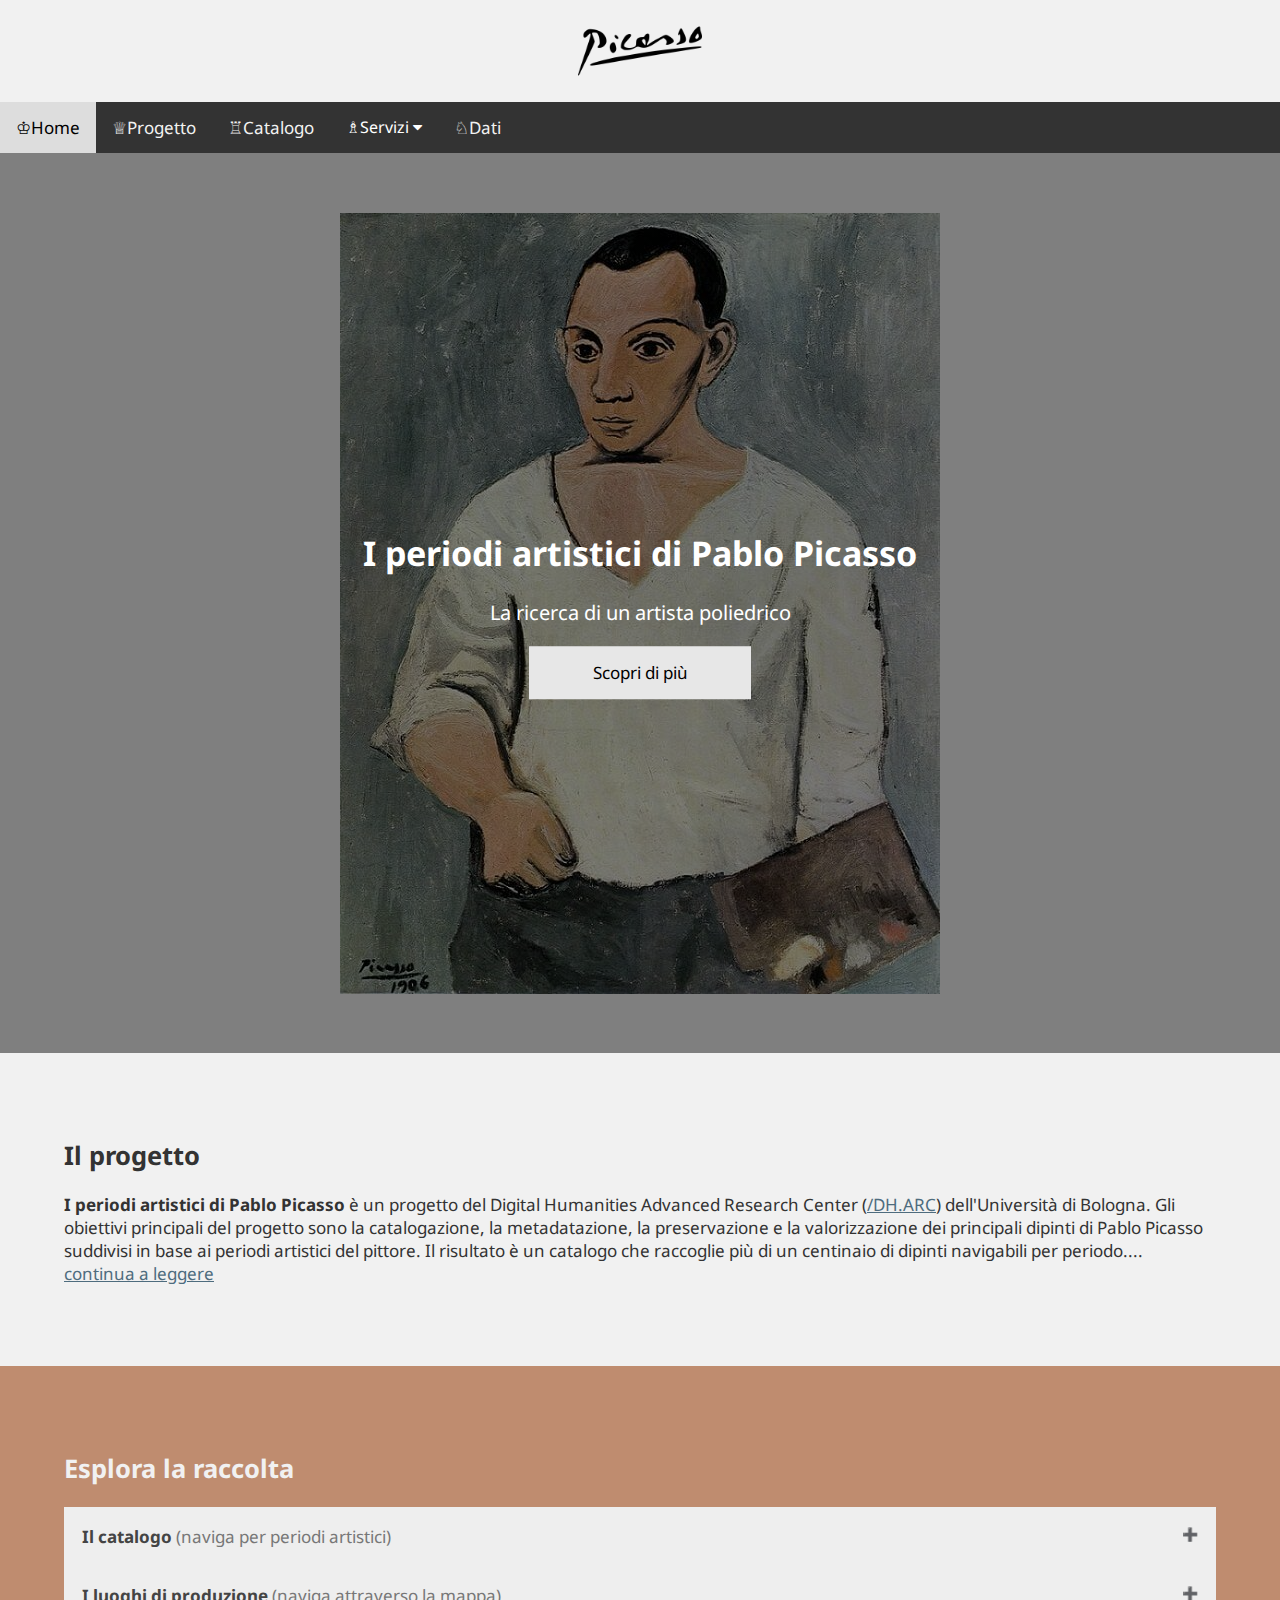
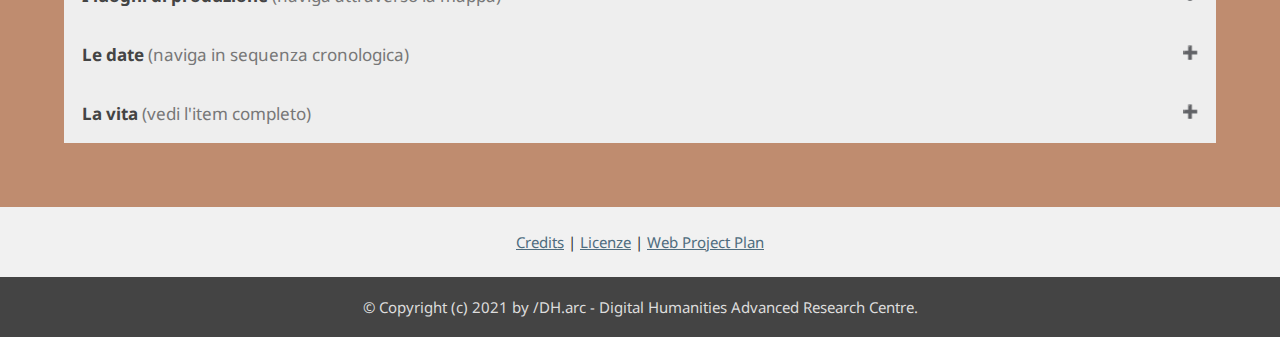
<file: index.html>
<!DOCTYPE html>
<html lang="it">
  <head>
    <title>I periodi artistici di Pablo Picasso</title>
    <meta charset="UTF-8" />
    <!-- responsivness -->
    <meta name="viewport" content="width=device-width, initial-scale=1" />
     <!-- foglio di stile -->
    <link rel="stylesheet" type="text/css" href="style/style.css" />
     <!-- libreria di icone -->
    <link rel="stylesheet" href="https://cdnjs.cloudflare.com/ajax/libs/font-awesome/4.7.0/css/font-awesome.min.css">
  </head>
  <body>
    <!-- header -->
   <header>
     <div class="header">
        <img src="img/layout/header.png" class="center responsive" alt="Autografo di Picasso" />
      </div>
   </header>
    <!-- navigation bar -->
    <nav>
      <div class="topnav">
        <a href="#" class="active" title="Link alla home">&#9812;Home</a>
        <a href="#" title="Link al progetto">&#9813;Progetto</a>
        <a href="list-items.html" title="Link al catalogo">&#9814;Catalogo</a>
        <div class="dropdown">
          <button class="dropbtn">&#9815;Servizi <i class="fa fa-caret-down"></i></button>
            <div class="dropdown-content">
                <a href="https://leafletjs.com/index.html" title="Link alla mappa su Leaflet" target="_blank">Mappa dei luoghi</a>
                <a href="https://timeline.knightlab.com/" title="Link alla linea del tempo da Knight Lab" target="_blank">Linea del tempo</a>
                <a href="https://tagcrowd.com/" title="Link al tag cloud su Tag Crowd" target="_blank">Parole chiave</a>
            </div>
        </div>
        <a href="https://collectionbuilder.github.io/collectionbuilder-gh/data.html" target="blank" title="Link ai dati da CollectionBuilder">&#9816;Dati</a>
      </div>
    </nav>
    <!-- hero img -->
     <div class="hero-image">
      <div class="hero-text">
        <h1>I periodi artistici di Pablo Picasso</h1>
        <p>La ricerca di un artista poliedrico</p>
        <a href="#scopri-di-piu" class="btn default" title="Scopri di più">Scopri di più</a>
      </div>
    </div>
   <!-- 1 column -->
    <section>
    <div class="row bg-gray" id="scopri-di-piu">
      <div class="column">
        <h2>Il progetto</h2>
        <p>
          <b>I periodi artistici di Pablo Picasso</b> è un progetto del Digital
          Humanities Advanced Research Center (<a
            href="https://centri.unibo.it/dharc/en"
            title="Link al Centro di ricerca Dharc"
            target="_blank">/DH.ARC</a
          >) dell'Università di Bologna. Gli obiettivi principali del progetto
          sono la catalogazione, la metadatazione, la preservazione e la
          valorizzazione dei principali dipinti di Pablo Picasso suddivisi in
          base ai periodi artistici del pittore. Il risultato è un catalogo che
          raccoglie più di un centinaio di dipinti navigabili per periodo.... <a href="#">continua a leggere</a>
        </p>
      </div>
    </div>
  </section>
    <!-- 1 column -->
   </section>
    <div class="row bg-pink">
      <div class="column">
        <h2 class="txt-light">Esplora la raccolta</h2>
        <!-- accordion -->
        <!-- periodo blu -->
        <button class="accordion"><b>Il catalogo</b> <span> (naviga per periodi artistici)</span></button>
        <div class="panel">
          <p>
            Picasso rivelò precocemente uno spiccato talento artistico. La sua
            formazione avvenne sotto la guida del padre Don José, pittore di
            modesta levatura, che valorizzò il precoce talento del figlio
            introducendolo all'esercizio della pittura e allo studio dei grandi
            maestri.
                        Partendo dal 1901 lo stile pittorico di Picasso incominciò a
            presentare tratti originali e nuove soluzioni artistiche. In
            quell'anno ha inizio il <i>periodo blu</i> che si protrae sino alla
            primavera del 1904. Questa fase artistica scaturì in seguito alla
            morte suicida di uno dei suoi amici più cari, Carlos Casagemas. I
            dipinti di questo periodo sono dominati da toni freddi e spenti di
            blu, utilizzato in tutte le sue sfumature. Attraverso il blu e
            riducendo al minimo gli elementi decorativi, l'artista denuncia la
            progressiva <b>decadenza del mondo intorno a sé</b>, trattando temi
            quali la miseria, la malattia, la vecchiaia e l'infermità.
                        A partire dalla primavera del 1904, Picasso iniziò a considerare il
            blu un colore freddo e impersonale e adottò una tavolozza di
            gradazioni calde e delicate del rosa, dando così inizio al
            <i>periodo rosa</i>. L'atmosfera dei dipinti è ingenua,
            fanciullesca, enfatizzata dalla morbidezza e dall'eleganza del
            disegno e animata da personaggi del circo, bambini e ballerine. Il
            maestro intendeva esprimere una sua
            <b>visione del mondo libera della componente tragica del periodo
              blu</b>, ma ancora carica di un <b>senso di infinita malinconia</b>.
              Al principio del Novecento, per superare ogni forma tradizionale di
            rappresentazione del mondo, Picasso ideò un nuovo modo di dipingere,
            cristallizzato nella definizione di <i>cubismo</i>. In questo
            periodo, l'artista dipinge oggetti della realtà quotidiana, come
            chitarre, violini, boccali, frutta, frammentandoli in diverse
            schegge di realtà, viste tutte da angolazioni diverse, e poi
            finalmente sovrapposte in un nuovo ordine. Questo per mostrare lo
            <b>scorrere del tempo e le diverse sensazioni e percezioni che si
              hanno di fronte a uno stesso oggetto in momenti diversi</b> facendo riferimento alle teorie del filosofo francese Henri
            Bergson.
          </p>
          <a href="list-items.html" class="btn default" title="Vai alle opere">Vai alle opere</a>
        </div>
        <!-- periodo blu -->
        <button class="accordion"><b>I luoghi di produzione</b> <span>(naviga attraverso la mappa)</span></button>
        <div class="panel">
          <p>
            Testo
          </p>
          <a href="#" class="btn default" title="Vai alla mappa">Vai alla mappa</a> 
        </div>
        <!-- periodo rosa -->
        <button class="accordion"><b>Le date</b> <span>(naviga in sequenza cronologica)</span></button>
        <div class="panel">
          <p>
            Testo
          </p>
          <a href="#" class="btn default" title="Vai alle linea del tempo">Vai alla linea del tempo</a>
        </div>
        <!-- periodo cubismo -->
        <button class="accordion"><b>La vita</b> <span>(vedi l'item completo)</span></button>
        <div class="panel">
          <p>
              Testo
          </p>
          <a href="item.html" class="btn default" title="Vai all'opera">Vai all'opera</a>
        </div>
      </div>
    </div>
    </section>
    <!-- footer -->
    <footer>
    <div class="footer">
      <p><a href="#" title="Credits">Credits</a>  |  <a href="#" title="Licenze">Licenze</a> |  <a href="#" title="Piano di progetto">Web Project Plan</a> </p>
    </div>
    <div class="copyright">
      <p>© Copyright (c) 2021 by /DH.arc - Digital Humanities Advanced Research Centre.</p>
    </div>
  </footer>
    <!-- script -->
    <script src="js/main.js"></script>
    <!-- accordion -->
    <script>
      var acc = document.getElementsByClassName("accordion");
      var i;
      for (i = 0; i < acc.length; i++) {
        acc[i].addEventListener("click", function () {
          this.classList.toggle("active");
          var panel = this.nextElementSibling;
          if (panel.style.display === "block") {
            panel.style.display = "none";
          } else {
            panel.style.display = "block";
          }
        });
      }
    </script>
  </body>
</html>
</file>
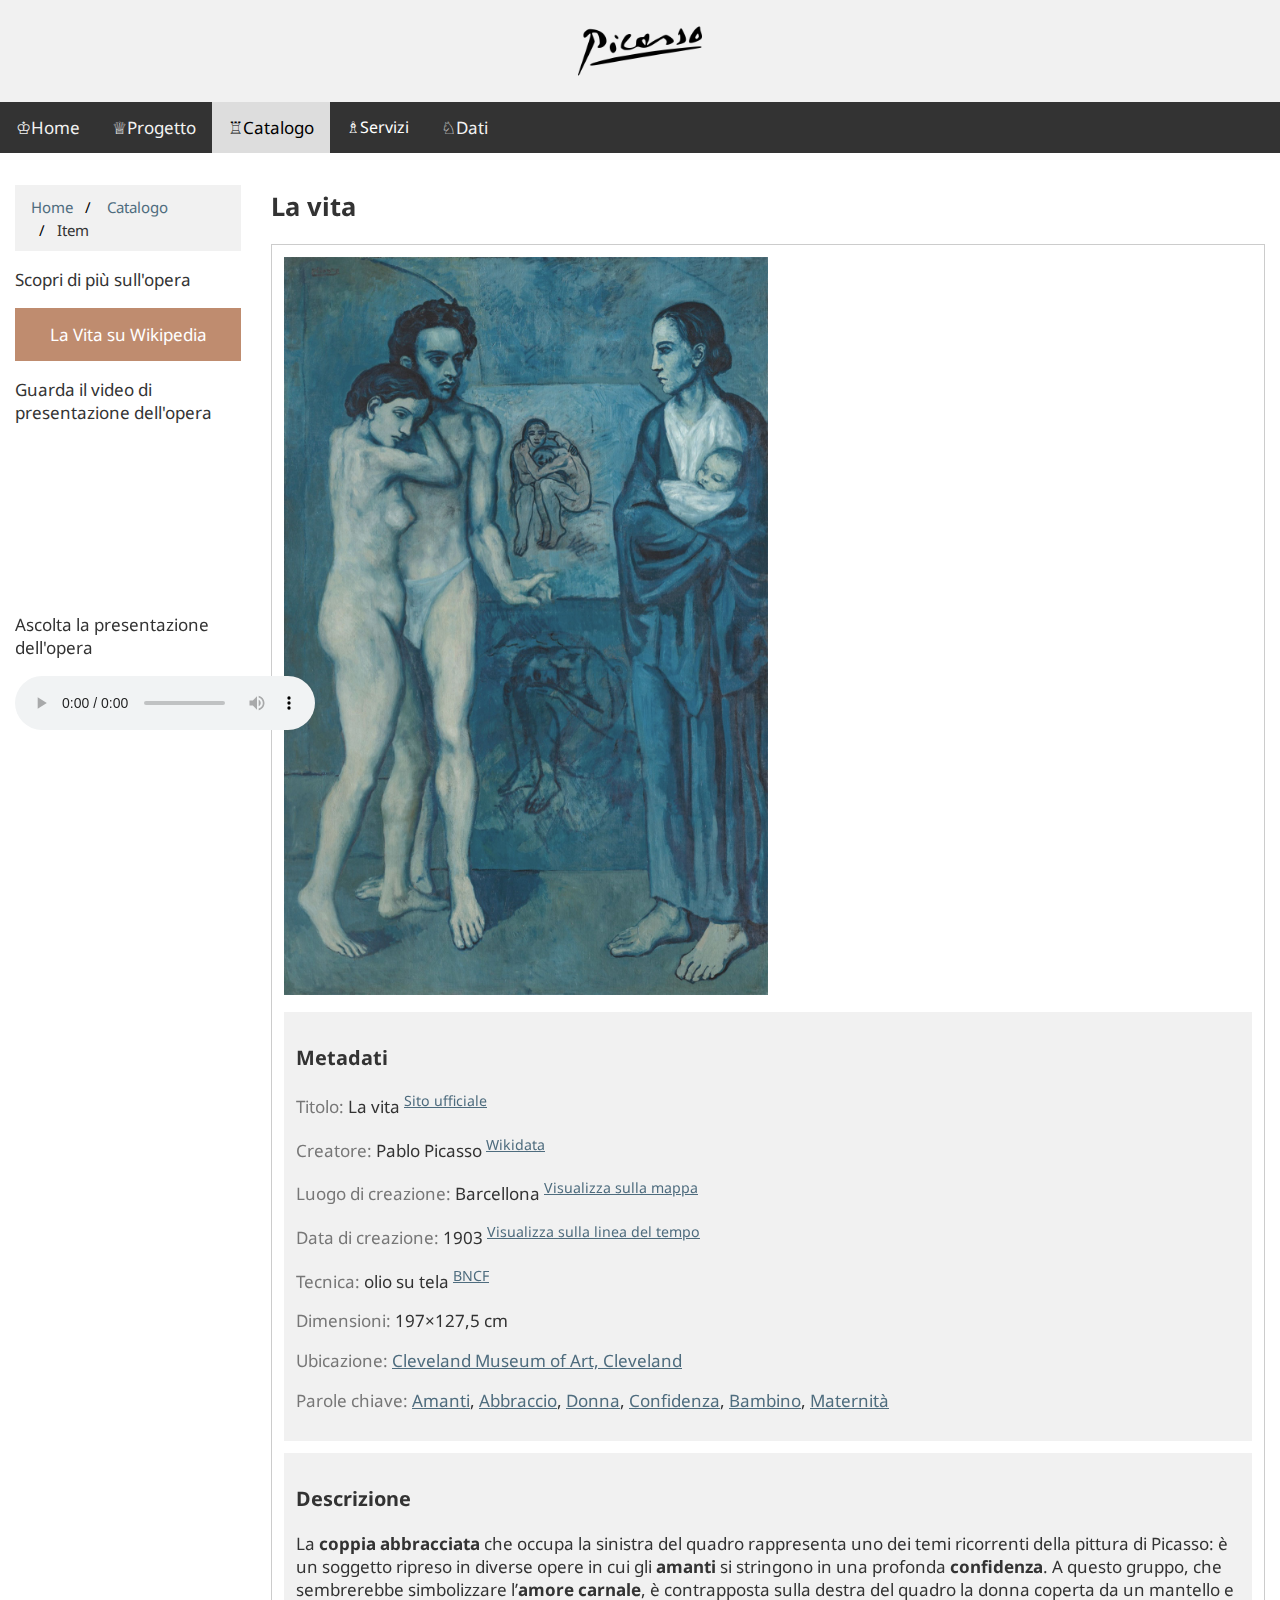
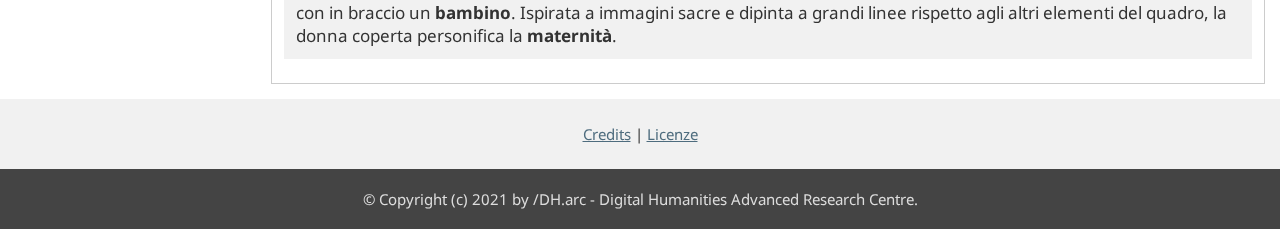
<file: item.html>
<!DOCTYPE html>
<html lang="it">
  <head>
    <title>I periodi artistici di Pablo Picasso</title>
    <meta charset="utf-8" />
    <meta name="viewport" content="width=device-width, initial-scale=1" />
    <link rel="stylesheet" type="text/css" href="style/style.css" />
  </head>
  <body>
    <!-- header -->
    <header>
      <div class="header">
           <img src="img/layout/header.png" class="center responsive" alt="Autografo di Picasso" />
      </div>
  </header>
    <!-- navigation bar -->
        <nav>
      <div class="topnav">
        <a href="index.html" title="Link alla home">&#9812;Home</a>
        <a href="#" title="Link al progetto">&#9813;Progetto</a>
        <a href="list-items.html" class="active" title="Link al catalogo">&#9814;Catalogo</a>
        <div class="dropdown">
          <button class="dropbtn">&#9815;Servizi <i class="fa fa-caret-down"></i></button>
            <div class="dropdown-content">
                <a href="https://leafletjs.com/index.html" title="Link alla mappa su Leaflet" target="_blank">Mappa dei luoghi</a>
                <a href="https://timeline.knightlab.com/" title="Link alla linea del tempo da Knight Lab" target="_blank">Linea del tempo</a>
                <a href="https://tagcrowd.com/" title="Link al tag cloud su Tag Crowd" target="_blank">Parole chiave</a>
            </div>
        </div>
        <a href="https://collectionbuilder.github.io/collectionbuilder-gh/data.html" target="blank" title="Link ai dati da CollectionBuilder">&#9816;Dati</a>
      </div>
    </nav>
    <!-- two columns grid -->
    <div class="row">
      <!-- left column -->
      <div class="leftcolumn">
        <!-- breadcrumbs -->
        <div>
          <ul class="breadcrumb">
            <li><a href="index.html" title="Vai alla home">Home</a></li>
            <li>
              <a href="list-items.html" title="Vai al catalogo">Catalogo</a>
            </li>
            <li>Item</li>
          </ul>
        </div>
        <!-- scopri di più sull'opera -->
        <div>
          <p>Scopri di più sull'opera</p>
          <a
            href="https://it.wikipedia.org/wiki/La_vita_(Picasso)"
            class="btn bg-pink"
            title="Vedi La vita su Wikipedia"
            target="_blank">La Vita su Wikipedia</a>   
        </div>
        <div>
          <p>Guarda il video di presentazione dell'opera</p>
            <p><iframe width="350" height="250" src="https://www.youtube.com/embed/VVVfChtrV-s?si=SG6gs4HgfbMw5pDG" title="YouTube video player" frameborder="0" allow="accelerometer; autoplay; clipboard-write; encrypted-media; gyroscope; picture-in-picture; web-share" referrerpolicy="strict-origin-when-cross-origin" allowfullscreen class="responsive"></iframe></p>
        </div>
        <div class="responsive">
            <p>Ascolta la presentazione dell'opera</p>
            <p>
              <audio controls>
                <source src="#" type="audio/mpeg">Your browser does not support the audio element.
             </audio>
          </p>
        </div>
      </div>
      <!-- right column -->
      <div class="rightcolumn">
        <h2>La vita</h2>
        <div class="border-section">
          <!-- img -->
          <div>
            <img
              src="img/opere/periodo-blu/periodo-blu-la-vita.jpg"
              class="responsive img-item"
              alt="Paris"
            />
          </div>
          <!-- metadati -->
          <div class="bg-gray metadata pd-12">
            <h3>Metadati</h3>
            <p><span class="dc.title">Titolo:</span> La vita <sup><a href="https://www.clevelandart.org/art/1945.24" title="Dipinto sul sito del Museo">Sito ufficiale</a></sup></p>
            <p><span class="dc.creator">Creatore:</span> Pablo Picasso <sup><a href="https://www.wikidata.org/wiki/Q5593" title="Pafina Wikidata">Wikidata</a></sup></p>
            <p><span class="dc.coverage">Luogo di creazione:</span> Barcellona <sup><a href="#" title="Vai alla mappa dei luoghi">Visualizza sulla mappa</a></sup></p>
            <p><span class="dc.date">Data di creazione:</span> 1903 <sup><a href="#" title="Vai alla linea del tempo">Visualizza sulla linea del tempo</a></sup></p>
            <p><span class="dc.format">Tecnica:</span> olio su tela <sup><a href="https://thes.bncf.firenze.sbn.it/termine.php?id=27936" title="Soggettario della Biblioteca Nazionale Centrale di Firenze">BNCF</a></sup></p>
            <p><span class="dimension">Dimensioni:</span> 197×127,5 cm</p>
            <p><span class="dc.provenance">Ubicazione:</span> <a href="https://www.clevelandart.org/" target="_blank" title="Sito ufficiale del Museo">Cleveland Museum of Art, Cleveland</a></p>
            <p><span class="dc.keyword">Parole chiave:</span> <a href="#" title="Visualizza tutti i dipinti che condividono questa parola chiave">Amanti</a>, <a href="#"  title="Visualizza tutti i dipinti che condividono questa parola chiave">Abbraccio</a>, <a href="#"  title="Visualizza tutti i dipinti che condividono questa parola chiave">Donna</a>, <a href="#"  title="Visualizza tutti i dipinti che condividono questa parola chiave">Confidenza</a>, <a href="#"  title="Visualizza tutti i dipinti che condividono questa parola chiave">Bambino</a>, <a href="#"  title="Visualizza tutti i dipinti che condividono questa parola chiave">Maternità</a></p>
          </div>
          <!-- metadati -->
          <div class="bg-gray metadata pd-12">
            <h3 class="dc.description">Descrizione</h3>
            La <strong>coppia abbracciata</strong> che occupa la sinistra del quadro rappresenta
            uno dei temi ricorrenti della pittura di Picasso: è un soggetto
            ripreso in diverse opere in cui gli <strong>amanti</strong> si stringono in una
            profonda <strong>confidenza</strong>. A questo gruppo, che sembrerebbe simbolizzare
            l’<strong>amore carnale</strong>, è contrapposta sulla destra del quadro la donna
            coperta da un mantello e con in braccio un <strong>bambino</strong>. Ispirata a
            immagini sacre e dipinta a grandi linee rispetto agli altri elementi
            del quadro, la donna coperta personifica la <strong>maternità</strong>.
          </div>
        </div>
      </div>
    </div>
    <!-- footer -->
    <footer>
      <div class="footer">
        <p>
          <a href="#" title="Credits">Credits</a> |
          <a href="#" title="Licenze">Licenze</a>
        </p>
      </div>
      <div class="copyright">
        <p>
          © Copyright (c) 2021 by /DH.arc - Digital Humanities Advanced Research Centre.
        </p>
      </div>
    </footer>
    <!-- script -->
    <script src="js/main.js"></script>
  </body>
</html>
</file>
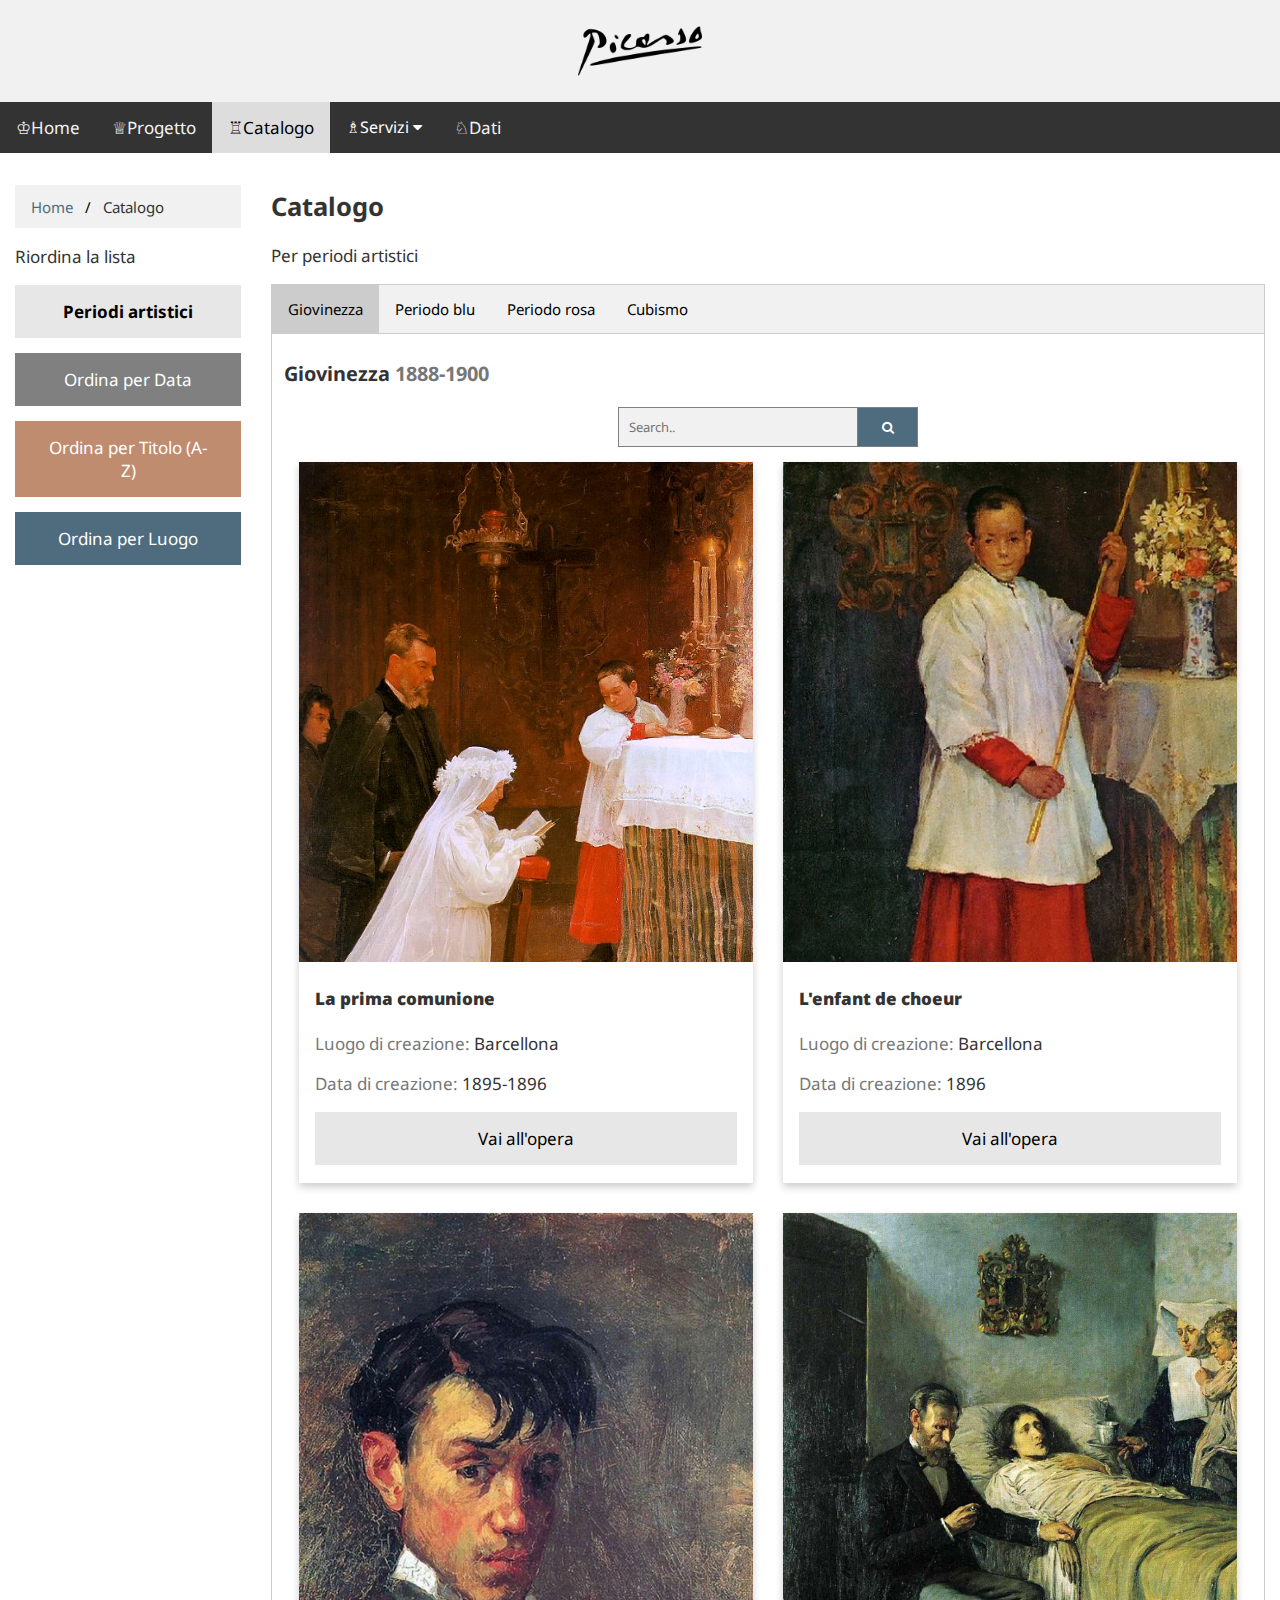
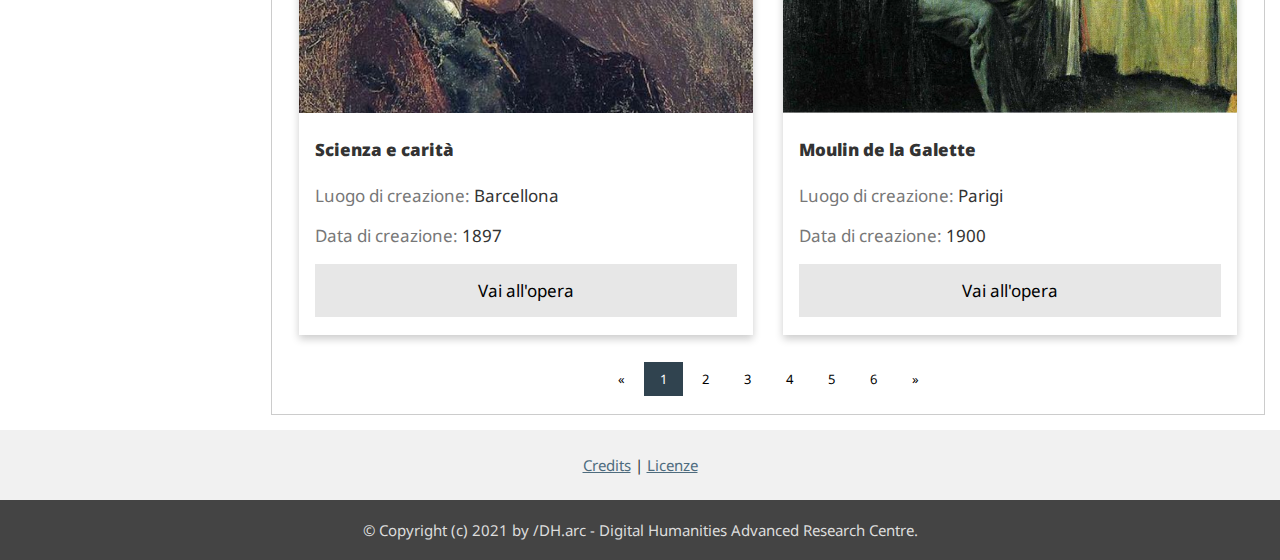
<file: list-items.html>
<!DOCTYPE html>
<html lang="it">
  <head>
    <title>I periodi artistici di Pablo Picasso</title>
    <meta charset="utf-8" />
    <meta name="viewport" content="width=device-width, initial-scale=1" />
    <!-- css -->
    <link rel="stylesheet" type="text/css" href="style/style.css" />
    <!-- icons -->
    <link
      rel="stylesheet"
      href="https://cdnjs.cloudflare.com/ajax/libs/font-awesome/4.7.0/css/font-awesome.min.css"
    />
  </head>
  <body>
    <!-- header -->
    <header>
      <div class="header">
         <img src="img/layout/header.png" class="center responsive" alt="Autografo di Picasso"/>
      </div>
  </header>
    <!-- navigation bar -->
    <nav>
      <div class="topnav">
        <a href="index.html" title="Link alla home">&#9812;Home</a>
        <a href="#" title="Link al progetto">&#9813;Progetto</a>
        <a href="#" class="active" title="Link al catalogo">&#9814;Catalogo</a>
        <div class="dropdown">
          <button class="dropbtn">&#9815;Servizi <i class="fa fa-caret-down"></i></button>
            <div class="dropdown-content">
                <a href="https://leafletjs.com/index.html" title="Link alla mappa su Leaflet" target="_blank">Mappa dei luoghi</a>
                <a href="https://timeline.knightlab.com/" title="Link alla linea del tempo da Knight Lab" target="_blank">Linea del tempo</a>
                <a href="https://tagcrowd.com/" title="Link al tag cloud su Tag Crowd" target="_blank">Parole chiave</a>
            </div>
        </div>
        <a href="https://collectionbuilder.github.io/collectionbuilder-gh/data.html" target="blank" title="Link ai dati da CollectionBuilder">&#9816;Dati</a>
      </div>
    </nav>
    <!-- two columns grid -->
    <div class="row">
      <!-- left column -->
      <div class="leftcolumn">
        <!-- breadcrumbs -->
        <div>
          <ul class="breadcrumb">
            <li><a href="index.html" title="Vai alla home">Home</a></li>
            <li>Catalogo</li>
          </ul>
        </div>
        <!-- filters -->
        <div>
          <p>Riordina la lista</p>
          <a href="#" class="btn default bold" title="In ordine di periodo artistico">Periodi artistici</a>
          <a href="#" class="btn bg-black" title="In ordine data di creazione">Ordina per Data</a>
          <a href="#" class="btn bg-pink" title="In ordine di titolo Dalla A alla Z">Ordina per Titolo (A-Z)</a>
          <a href="#" class="btn bg-blue" title="In odine di luogo di creazione">Ordina per Luogo</a>
        </div>
      </div>
      <!-- right column -->
      <div class="rightcolumn">
        <h2>Catalogo</h2> 
        <p>Per periodi artistici</p>
        <!-- tabs -->
        <!-- tab links -->
        <div class="tab">
          <button
            class="tablinks"
            id="defaultOpen"
            onclick="openCity(event, 'giovinezza')">
            Giovinezza
          </button>
          <button
            class="tablinks"
            id="defaultOpen"
            onclick="openCity(event, 'periodo-blu')">
            Periodo blu
          </button>
          <button class="tablinks" onclick="openCity(event, 'periodo-rosa')">
            Periodo rosa
          </button>
          <button class="tablinks" onclick="openCity(event, 'cubismo')">
            Cubismo
          </button>
        </div>
        <!-- tab content -->
        <!-- giovinezza -->
        <div id="giovinezza" class="tabcontent">
          <h3>Giovinezza <span>1888-1900</span></h3>
          <!-- search bar -->
          <form class="example" action="/action_page.php">
            <input type="text" placeholder="Search.." name="search2" />
            <button class="bg-blue" type="submit"><i class="fa fa-search"></i></button>
          </form>
          <!-- cards -->
          <div class="row">
            <div class="equalcolumn">
              <div class="card">
                <div class="img img-giovinezza-1"></div>
                <div class="container">
                  <h4><b>La prima comunione</b></h4>
                  <p><span>Luogo di creazione:</span> Barcellona</p>
                  <p><span>Data di creazione:</span> 1895-1896</p>
                  <a href="#" class="btn default" title="Vai all'opera">Vai all'opera</a>
                </div>
              </div>
            </div>
            <div class="equalcolumn">
              <div class="card">
                <div class="img img-giovinezza-2"></div>
                <div class="container">
                  <h4><b>L'enfant de choeur</b></h4>
                  <p><span>Luogo di creazione:</span> Barcellona</p>
                  <p><span>Data di creazione:</span> 1896</p>
                  <a href="#" class="btn default" title="Vai all'opera">Vai all'opera</a>
                </div>
              </div>
            </div>
          </div>
          <div class="row">
            <div class="equalcolumn">
              <div class="card">
                <div class="img img-giovinezza-3"></div>
                <div class="container">
                  <h4><b>Scienza e carità</b></h4>
                  <p><span>Luogo di creazione:</span> Barcellona</p>
                  <p><span>Data di creazione:</span> 1897</p>
                  <a href="#" class="btn default" title="Vai all'opera">Vai all'opera</a>
                </div>
              </div>
            </div>
            <div class="equalcolumn">
              <div class="card">
                <div class="img img-giovinezza-4"></div>
                <div class="container">
                  <h4><b>Moulin de la Galette</b></h4>
                  <p><span>Luogo di creazione:</span> Parigi</p>
                  <p><span>Data di creazione:</span> 1900</p>
                  <a href="#" class="btn default" title="Vai all'opera">Vai all'opera</a>
                </div>
              </div>
            </div>
          </div>
          <!-- pagination -->
          <div>
            <div class="pagination">
              <a href="#" title="Prev">&laquo;</a>
              <a href="#" class="active" title="1">1</a>
              <a href="#" title="2">2</a>
              <a href="#" title="3">3</a>
              <a href="#" title="4">4</a>
              <a href="#" title="5">5</a>
              <a href="#" title="6">6</a>
              <a href="#" title="Next">&raquo;</a>
            </div>
          </div>
        </div>
        <!-- periodo blu -->
        <div id="periodo-blu" class="tabcontent">
          <h3>Periodo blu <span>1901-1904</span></h3>
          <!-- search bar -->
          <form class="example" action="/action_page.php">
            <input type="text" placeholder="Search.." name="search2" />
            <button class="bg-blue" type="submit"><i class="fa fa-search"></i></button>
          </form>
          <!-- cards -->
          <div class="row">
            <div class="equalcolumn">
              <div class="card">
                <div class="img img-periodo-blu-1"></div>
                <div class="container">
                  <h4><b>La vita</b></h4>
                  <p><span>Luogo di creazione:</span> Barcellona</p>
                  <p><span>Data di creazione:</span> 1903</p>
                  <a href="item.html" class="btn default underline" title="Vai all'opera">Vai all'opera</a>
                </div>
              </div>
            </div>
            <div class="equalcolumn">
              <div class="card">
                <div class="img img-periodo-blu-2"></div>
                <div class="container">
                  <h4><b>Il vecchio ebreo</b></h4>
                  <p><span>Luogo di creazione:</span> Barcellona</p>
                  <p><span>Data di creazione:</span> 1903</p>
                  <a href="#" class="btn default" title="Vai all'opera">Vai all'opera</a>
                </div>
              </div>
            </div>
          </div>
          <div class="row">
            <div class="equalcolumn">
              <div class="card">
                <div class="img img-periodo-blu-3"></div>
                <div class="container">
                  <h4><b>Poveri in riva al mare</b></h4>
                  <p><span>Luogo di creazione:</span> Barcellona</p>
                  <p><span>Data di creazione:</span> 1903</p>
                  <a href="#" class="btn default" title="Vai all'opera">Vai all'opera</a>
                </div>
              </div>
            </div>
            <div class="equalcolumn">
              <div class="card">
                <div class="img img-periodo-blu-4"></div>
                <div class="container">
                  <h4><b>La Celestina</b></h4>
                  <p><span>Luogo di creazione:</span> Barcellona</p>
                  <p><span>Data di creazione:</span> 1904</p>
                  <a href="#" class="btn default" title="Vai all'opera">Vai all'opera</a>
                </div>
              </div>
            </div>
          </div>
          <!-- pagination -->
          <div>
            <div class="pagination">
              <a href="#" title="Prev">&laquo;</a>
              <a href="#" class="active" title="1">1</a>
              <a href="#" title="2">2</a>
              <a href="#" title="3">3</a>
              <a href="#" title="4">4</a>
              <a href="#" title="5">5</a>
              <a href="#" title="6">6</a>
              <a href="#" title="Next">&raquo;</a>
            </div>
          </div>
        </div>
        <!-- periodo rosa -->
        <div id="periodo-rosa" class="tabcontent">
          <h3>Periodo rosa <span>1904-1906</span></h3>
          <!-- search bar -->
          <form class="example" action="/action_page.php">
            <input type="text" placeholder="Search.." name="search2" />
            <button class="bg-blue" type="submit"><i class="fa fa-search"></i></button>
          </form>
          <!-- cards -->
          <div class="row">
            <div class="equalcolumn">
              <div class="card">
                <div class="img img-periodo-rosa-1"></div>
                <div class="container">
                  <h4><b>L'attore</b></h4>
                  <p><span>Luogo di creazione:</span> Parigi</p>
                  <p><span>Data di creazione:</span> 1904-1905</p>
                  <a href="#" class="btn default" title="Vai all'opera">Vai all'opera</a>
                </div>
              </div>
            </div>
            <div class="equalcolumn">
              <div class="card">
                <div class="img img-periodo-rosa-2"></div>
                <div class="container">
                  <h4><b>Famiglia di Arlecchino</b></h4>
                  <p><span>Luogo di creazione:</span> Parigi</p>
                  <p><span>Data di creazione:</span> 1905</p>
                  <a href="#" class="btn default" title="Vai all'opera">Vai all'opera</a>
                </div>
              </div>
            </div>
          </div>
          <div class="row">
            <div class="equalcolumn">
              <div class="card">
                <div class="img img-periodo-rosa-3"></div>
                <div class="container">
                  <h4><b>Ragazzo con pipa</b></h4>
                  <p><span>Luogo di creazione:</span> Parigi</p>
                  <p><span>Data di creazione:</span> 1905</p>
                  <a href="#" class="btn default" title="Vai all'opera">Vai all'opera</a>
                </div>
              </div>
            </div>
            <div class="equalcolumn">
              <div class="card">
                <div class="img img-periodo-rosa-4"></div>
                <div class="container">
                  <h4><b>Ragazzo che conduce un cavallo</b></h4>
                  <p><span>Luogo di creazione:</span> Parigi</p>
                  <p><span>Data di creazione:</span> 1905-1906</p>
                  <a href="#" class="btn default" title="Vai all'opera">Vai all'opera</a>
                </div>
              </div>
            </div>
          </div>
          <!-- pagination -->
          <div>
            <div class="pagination">
              <a href="#" title="Prev">&laquo;</a>
              <a href="#" class="active" title="1">1</a>
              <a href="#" title="2">2</a>
              <a href="#" title="3">3</a>
              <a href="#" title="4">4</a>
              <a href="#" title="5">5</a>
              <a href="#" title="6">6</a>
              <a href="#" title="Next">&raquo;</a>
            </div>
          </div>
        </div>
        <!-- cubismo -->
        <div id="cubismo" class="tabcontent">
          <h3>Cubismo <span>1907-1973</span></h3>
          <!-- search bar -->
          <form class="example" action="/action_page.php">
            <input type="text" placeholder="Search.." name="search2" />
            <button class="bg-blue" type="submit"><i class="fa fa-search"></i></button>
          </form>
          <!-- cards -->
          <div class="row">
            <div class="equalcolumn">
              <div class="card">
                <div class="img img-cubismo-1"></div>
                <div class="container">
                  <h4><b>Les demoiselles d'Avignon</b></h4>
                  <p><span>Luogo di creazione:</span> Parigi</p>
                  <p><span>Data di creazione:</span> 1907</p>
                  <a href="#" class="btn default" title="Vai all'opera">Vai all'opera</a>
                </div>
              </div>
            </div>
            <div class="equalcolumn">
              <div class="card">
                <div class="img img-cubismo-2"></div>
                <div class="container">
                  <h4><b>Il sogno</b></h4>
                  <p><span>Luogo di creazione:</span> Parigi</p>
                  <p><span>Data di creazione:</span> 1932</p>
                  <a href="#" class="btn default" title="Vai all'opera">Vai all'opera</a>
                </div>
              </div>
            </div>
          </div>
          <div class="row">
            <div class="equalcolumn">
              <div class="card">
                <div class="img img-cubismo-3"></div>
                <div class="container">
                  <h4><b>Guernica</b></h4>
                  <p><span>Luogo di creazione:</span> Parigi</p>
                  <p><span>Data di creazione:</span> 1937</p>
                  <a href="#" class="btn default" title="Vai all'opera">Vai all'opera</a>
                </div>
              </div>
            </div>
            <div class="equalcolumn">
              <div class="card">
                <div class="img img-cubismo-4"></div>
                <div class="container">
                  <h4><b>Donna che piange</b></h4>
                  <p><span>Luogo di creazione:</span> Parigi</p>
                  <p><span>Data di creazione:</span> 1937</p>
                  <a href="#" class="btn default" title="Vai all'opera">Vai all'opera</a>
                </div>
              </div>
            </div>
          </div>
          <!-- pagination -->
          <div>
            <div class="pagination">
              <a href="#" title="Prev">&laquo;</a>
              <a href="#" class="active" title="1">1</a>
              <a href="#" title="2">2</a>
              <a href="#" title="3">3</a>
              <a href="#" title="4">4</a>
              <a href="#" title="5">5</a>
              <a href="#" title="6">6</a>
              <a href="#" title="Next">&raquo;</a>
            </div>
          </div>
        </div>
      </div>
    </div>
    <!-- footer -->
    <footer>
      <div class="footer">
         <p><a href="#" title="Credits">Credits</a>  |  <a href="#" title="Licenze">Licenze</a></p>
      </div>
      <div class="copyright">
        <p>© Copyright (c) 2021 by /DH.arc - Digital Humanities Advanced Research Centre.</p>
      </div>
    </footer>
    <!-- script -->
    <script src="js/main.js"></script>
  </body>
</html>
</file>
<file: style/style.css>
/* FONTS */
/* normal */
@import url("https://fonts.googleapis.com/css2?family=Noto+Sans&display=swap");

/* BASICS */

* {
  box-sizing: border-box;
  font-family: "Noto Sans", sans-serif;
  -webkit-font-smoothing: antialiased;
}

/* html */
html {
  height: 100%;
}

/* body*/
body {
  color: #333;
  font-size: 17px;
  margin: 0;
  height: 100%;
}

/* a */
a {
  color: #4e6c7e;
}

a:hover {
  color: #30434f;
}

/* background */
.bg-gray {
  background-color: #f1f1f1;
}

.bg-pink {
  background-color: #bf8c6f;
}

.bg-blue {
  background-color: #4e6c7e;
}

.bg-black {
  background-color: gray;
}


/* bold */
.bold {
  font-weight: bold;
}

/* underline */
.underline {
  text-decoration: underline;
}


/* colors */
.txt-light {
  color: #f1f1f1;
}

/* border */
.border-section {
  padding: 12px 12px;
  border: 1px solid #ccc;
}

/* padding */
.pd-12 {
  margin: 12px 0;
  padding: 12px;
}

/* LAYOUT */

/* header */
.header {
  background-color: #f1f1f1;
  padding: 20px;
  text-align: center;
}

.header img {
  width: 10%;
  height: auto;
}

/* navigation bar */
.topnav {
  background-color: #333;
  overflow: hidden;
}

.topnav a {
  color: #f2f2f2;
  display: block;
  float: left;
  padding: 14px 16px;
  text-align: center;
  text-decoration: none;
}

.topnav .active {
  color: #000;
  background-color: #ddd;
}

.topnav a:hover {
  background-color: #ddd;
  color: black;
}

/* row */
.row:after {
  content: "";
  display: table;
  clear: both;
}

/* one column */
.column {
  float: left;
  padding: 5%;
  width: 100%;
}

/* two columns */
/* left column */
.leftcolumn {
  float: left;
  padding: 15px;
  width: 20%;
}

/* right column */
.rightcolumn {
  float: left;
  padding: 15px;
  width: 80%;
}

/* equal columns */
.equalcolumn {
  float: left;
  padding: 15px;
  width: 50%;
}

/* responsive column */
@media screen and (max-width: 600px) {
  /* columns */
  .column,
  .leftcolumn,
  .rightcolumn,
  .equalcolumn {
    width: 100%;
  }
}

/* footer */
.footer {
  background-color: #f1f1f1;
  font-size: 15px;
  padding: 10px;
  text-align: center;
}

/* footer */
.copyright {
  background-color: #444;
  color: #ddd;
  font-size: 15px;
  padding: 5px;
  text-align: center;
}

/* COMPONENTS */
/* img */
/* img responsive */
.responsive {
  width: 100%;
  height: auto;
}

/* img center */
.center {
  display: block;
  margin: 0 auto;
}

.img-item {
  width: 50%;
  height: auto;
}

/* button */
.btn {
  display: block;
  border: none;
  color: white;
  margin-top: 15px;
  padding: 15px 30px;
  cursor: pointer;
  text-align: center;
  text-decoration: none;
}

.default {
  background-color: #e7e7e7;
  color: black;
}

.default:hover {
  background: #ddd;
}

/* search bar */
form.example {
  margin: auto;
  max-width: 300px;
}

form.example input[type="text"] {
  padding: 10px;
  font-size: 13px;
  border: 1px solid grey;
  float: left;
  width: 80%;
  background: #f1f1f1;
}

form.example button {
  float: left;
  width: 20%;
  padding: 10px;
  color: white;
  font-size: 13px;
  border: 1px solid grey;
  border-left: none;
  cursor: pointer;
}

form.example button:hover {
  background: #30434f;
}

form.example::after {
  content: "";
  clear: both;
  display: table;
}

/* tabs */
.tab {
  overflow: hidden;
  border: 1px solid #ccc;
  background-color: #f1f1f1;
}

.tab button {
  background-color: inherit;
  float: left;
  font-size: 15px;
  border: none;
  outline: none;
  cursor: pointer;
  padding: 14px 16px;
  transition: 0.3s;
}

.tab button:hover {
  background-color: #ddd;
}

.tab button.active {
  background-color: #ccc;
}

.tabcontent {
  display: none;
  padding: 6px 12px;
  border: 1px solid #ccc;
  border-top: none;
}

/* pagination */
.pagination {
  font-size: 13px;
  margin: 20px 0;
  text-align: center;
}

.pagination a {
  color: black;
  padding: 8px 16px;
  text-decoration: none;
  transition: background-color 0.3s;
}

.pagination a.active {
  background-color: #30434f;
  color: white;
}

.pagination a:hover:not(.active) {
  background-color: #ddd;
}

/* cards */
.card {
  background-color: #ffffff;
  box-shadow: 0 4px 8px 0 rgba(0, 0, 0, 0.2);
  transition: 0.3s;
}

.card:hover {
  box-shadow: 0 8px 16px 0 rgba(0, 0, 0, 0.2);
}

.container {
  padding: 2px 16px;
}

.card a {
  margin-bottom: 16px;
}

.card .img {
  background-repeat: no-repeat;
  background-size: cover;
  height: 500px;
}

/* img giovinezza */
.card .img-giovinezza-1 {
  background-image: url("../img/opere/giovinezza/giovinezza-la-prima-comunione.jpg");
}

.card .img-giovinezza-2 {
  background-image: url("../img/opere/giovinezza/giovinezza-l-enfant-de-choeur.jpeg");
}

.card .img-giovinezza-3 {
  background-image: url("../img/opere/giovinezza/giovinezza-autoritratto.jpg");
}

.card .img-giovinezza-4 {
  background-image: url("../img/opere/giovinezza/giovinezza-scienza-e-carita.jpg");
}

/* img periodo blu */
.card .img-periodo-blu-1 {
  background-image: url("../img/opere/periodo-blu/periodo-blu-la-vita.jpg");
}

.card .img-periodo-blu-2 {
  background-image: url("../img/opere/periodo-blu/periodo-blu-il-vecchio-ebreo.jpg");
}

.card .img-periodo-blu-3 {
  background-image: url("../img/opere/periodo-blu/periodo-blu-poveri-in-riva-al-mare.jpg");
}

.card .img-periodo-blu-4 {
  background-image: url("../img/opere/periodo-blu/periodo-blu-la-celestina.jpg");
}

/* img periodo rosa */
.card .img-periodo-rosa-1 {
  background-image: url("../img/opere/periodo-rosa/periodo-rosa-l-attore.jpg");
}

.card .img-periodo-rosa-2 {
  background-image: url("../img/opere/periodo-rosa/periodo-rosa-famiglia-di-arlecchino-con-scimmia.jpg");
}

.card .img-periodo-rosa-3 {
  background-image: url("../img/opere/periodo-rosa/periodo-rosa-ragazzo-con-pipa.jpg");
}

.card .img-periodo-rosa-4 {
  background-image: url("../img/opere/periodo-rosa/periodo-rosa-ragazzo-che-conduce-un-cavallo.jpg");
}

/* img cubismo */
.card .img-cubismo-1 {
  background-image: url("../img/opere/cubismo/img-cubismo-1.jpg");
}

.card .img-cubismo-2 {
  background-image: url("../img/opere/cubismo/img-cubismo-2.jpg");
}

.card .img-cubismo-3 {
  background-image: url("../img/opere/cubismo/img-cubismo-3.jpg");
}

.card .img-cubismo-4 {
  background-image: url("../img/opere/cubismo/img-cubismo-4.jpg");
}

/* accordion */
.accordion {
  background-color: #eee;
  color: #444;
  cursor: pointer;
  font-size: 17px;
  padding: 18px;
  width: 100%;
  text-align: left;
  border: none;
  outline: none;
  transition: 0.4s;
}

.active,
.accordion:hover {
  background-color: #ccc;
}

.panel {
  padding: 0 18px;
  background-color: white;
  display: none;
  overflow: hidden;
}

.panel a {
  margin-bottom: 16px;
  text-align: center;
  width: 20%;
}

.accordion:after {
  content: "\02795";
  font-size: 13px;
  color: #777;
  float: right;
  margin-left: 5px;
}

.accordion.active:after {
  content: "\2796";
}

.accordion span,
.tab span,
.tabcontent span,
.metadata span {
  color: #777;
}

/* hero image */
.hero-image {
  background-image: linear-gradient(rgba(0, 0, 0, 0.5), rgba(0, 0, 0, 0.5)),
    url("../img/layout/hero-img.jpg");
  height: 100%;
  background-position: center;
  background-repeat: no-repeat;
  position: relative;
}

.hero-image .btn {
  display: block;
  margin: 0 auto;
  width: 40%;
}

.hero-text {
  text-align: center;
  position: absolute;
  top: 50%;
  left: 50%;
  transform: translate(-50%, -50%);
  color: white;
}

.hero-text p {
  font-size: 20px;
}

/* breadcrumbs */
ul.breadcrumb {
  padding: 10px 16px;
  list-style: none;
  background-color: #f1f1f1;
}

ul.breadcrumb li {
  display: inline;
  font-size: 15px;
}

ul.breadcrumb li + li:before {
  padding: 8px;
  color: black;
  content: "/\00a0";
}

ul.breadcrumb li a {
  color: #4e6c7e;
  text-decoration: none;
}

ul.breadcrumb li a:hover {
  color: #30434f;
  text-decoration: underline;
}

/* dropdown menu */

.dropdown {
  float: left;
  overflow: hidden;
}

.dropdown .dropbtn {
  font-size: 16px;  
  border: none;
  outline: none;
  color: white;
  padding: 14px 16px;
  background-color: inherit;
  font-family: inherit;
  margin: 0;
}

.navbar a:hover, .dropdown:hover .dropbtn {
  background-color: gray;
}

.dropdown-content {
  display: none;
  position: absolute;
  background-color: #f9f9f9;
  min-width: 160px;
  box-shadow: 0px 8px 16px 0px rgba(0,0,0,0.2);
  z-index: 1;
}

.dropdown-content a {
  float: none;
  color: black;
  padding: 12px 16px;
  text-decoration: none;
  display: block;
  text-align: left;
}

.dropdown-content a:hover {
  background-color: #ddd;
}

.dropdown:hover .dropdown-content {
  display: block;
}
</file>
